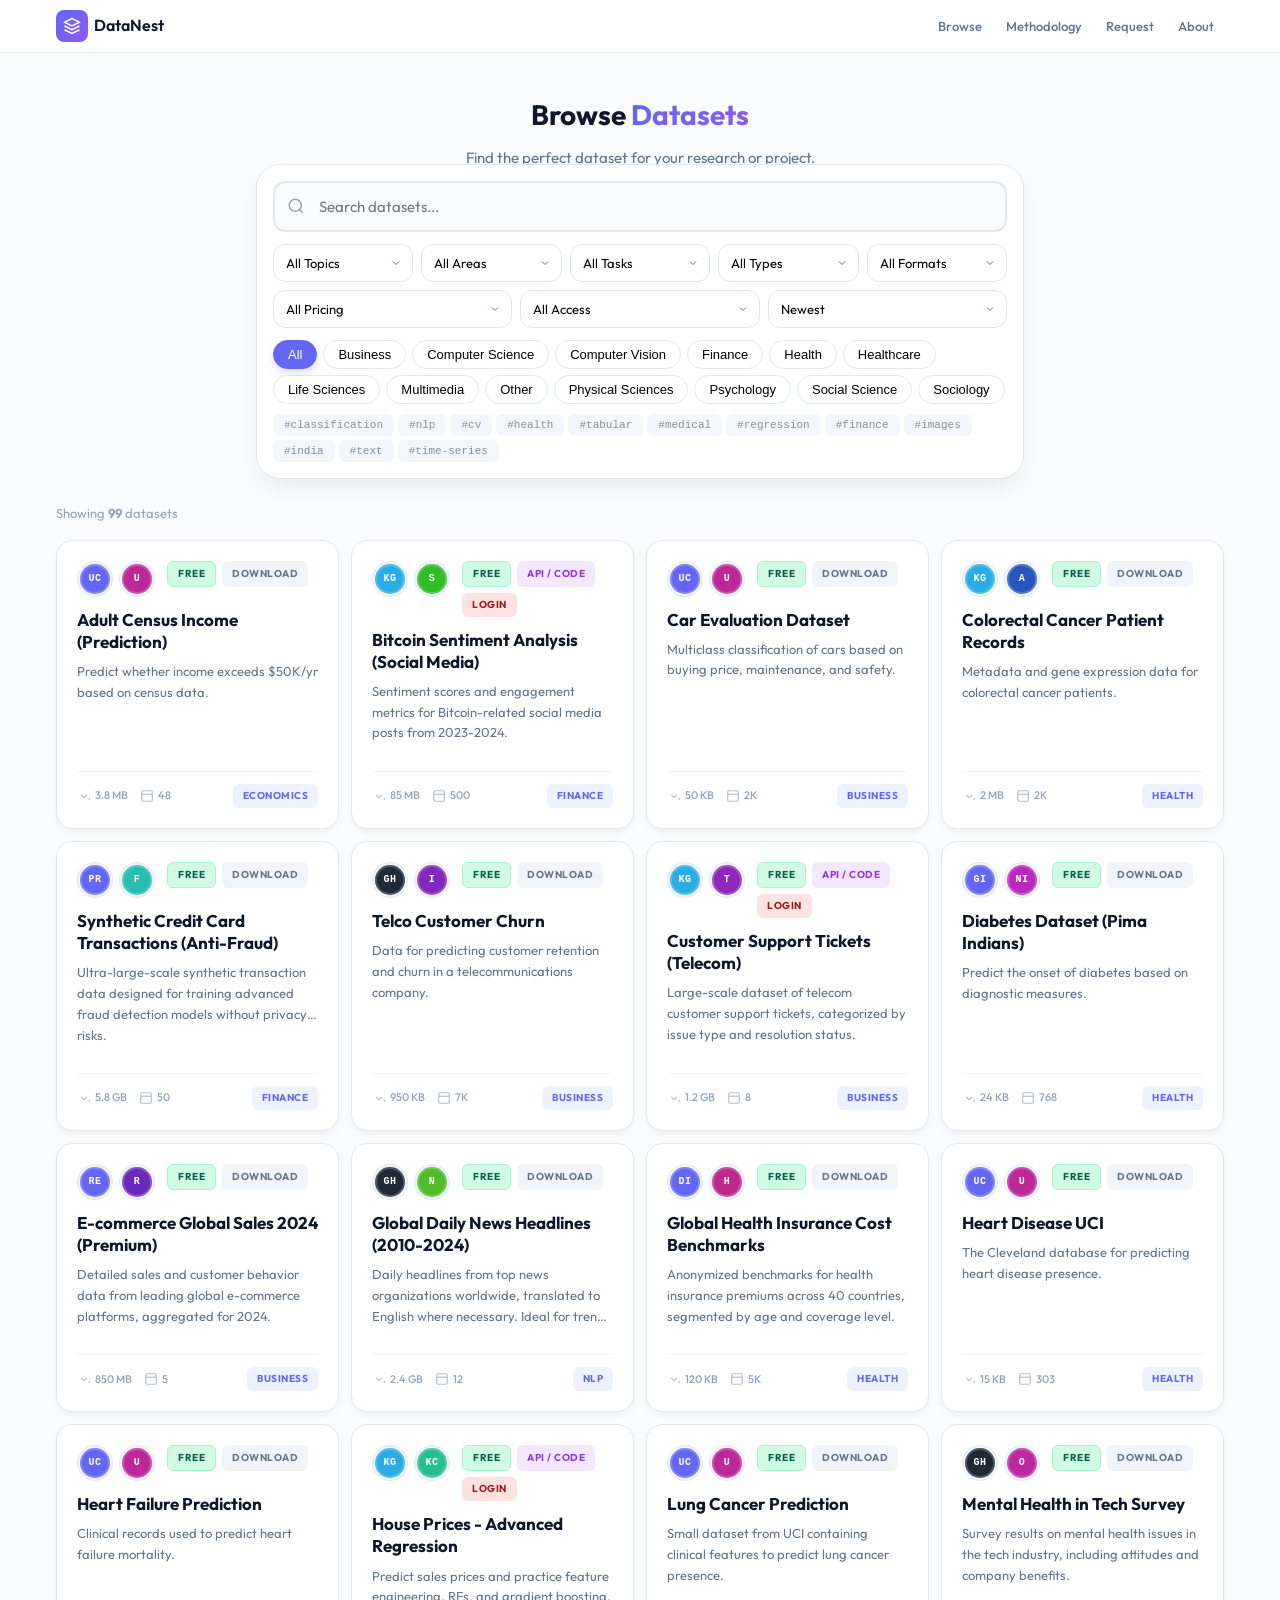
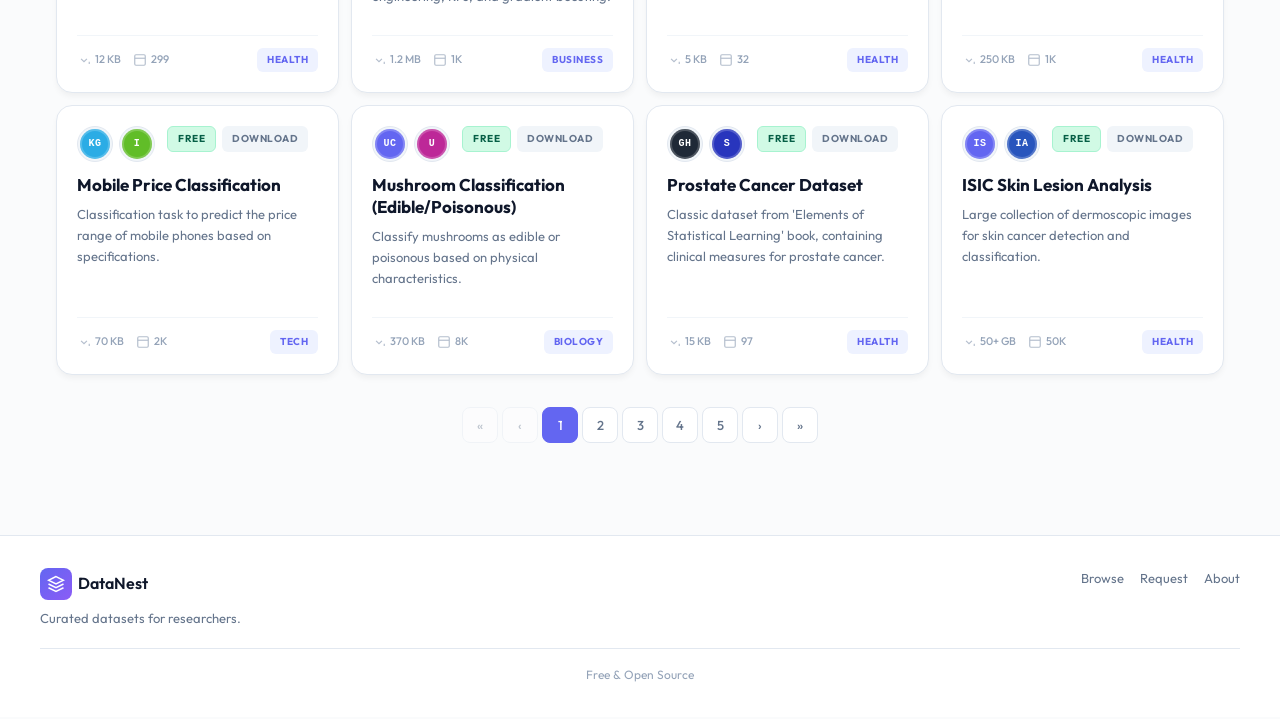
<file: docs/index.html>
<!DOCTYPE html>
<html lang="en">
<head>
  <meta charset="UTF-8">
  <meta name="viewport" content="width=device-width,initial-scale=1">
  <meta name="description" content="DataNest - Open Dataset Directory">
  <title>DataNest — Open Dataset Directory</title>
  <link rel="preconnect" href="https://fonts.googleapis.com">
  <link href="https://fonts.googleapis.com/css2?family=Outfit:wght@400;500;600;700&display=swap" rel="stylesheet">
  <link rel="stylesheet" href="css/style.css">
</head>
<body>
  <header class="header">
    <div class="header-content">
      <a href="index.html" class="logo">
        <div class="logo-icon"><svg width="18" height="18" viewBox="0 0 24 24" fill="none" stroke="currentColor" stroke-width="2"><path d="M12 2L2 7l10 5 10-5-10-5zM2 17l10 5 10-5M2 12l10 5 10-5"/></svg></div>
        <span>DataNest</span>
      </a>
      <nav class="nav">
        <a href="index.html" class="nav-link">Browse</a>
        <a href="documentation/manual-download.html" class="nav-link">Methodology</a>
        <a href="request.html" class="nav-link">Request</a>
        <a href="about.html" class="nav-link">About</a>
      </nav>
    </div>
  </header>

  <main class="main">
    <section class="browse-hero">
      <h1>Browse <span class="gradient-text">Datasets</span></h1>
      <p>Find the perfect dataset for your research or project.</p>
    </section>

    <section class="search-section">
      <div class="search-container">
        <div class="search-box">
          <svg width="18" height="18" class="search-icon" viewBox="0 0 24 24" fill="none" stroke="currentColor" stroke-width="2">
            <circle cx="11" cy="11" r="8"/><path d="M21 21l-4.35-4.35"/>
          </svg>
          <input type="text" id="searchInput" placeholder="Search datasets...">
        </div>
        <div class="filter-row">
          <select id="topicFilter"><option value="">All Topics</option></select>
          <select id="areaFilter"><option value="">All Areas</option></select>
          <select id="taskFilter"><option value="">All Tasks</option></select>
          <select id="typeFilter"><option value="">All Types</option></select>
          <select id="formatFilter">
            <option value="">All Formats</option>
            <option value="CSV">CSV</option>
            <option value="JSON">JSON</option>
            <option value="API">API / Code</option>
            <option value="ZIP">ZIP</option>
          </select>
          <select id="pricingFilter">
            <option value="">All Pricing</option>
            <option value="Free">Free Only</option>
            <option value="Paid">Premium Only</option>
          </select>
          <select id="accessFilter">
            <option value="">All Access</option>
            <option value="download">Direct Download</option>
            <option value="api">API / Code Access</option>
          </select>
          <select id="sortBy">
            <option value="newest">Newest</option>
            <option value="oldest">Oldest</option>
            <option value="az">A-Z</option>
            <option value="za">Z-A</option>
          </select>
        </div>
        <div class="topic-chips" id="topicChips"></div>
        <div class="tag-chips" id="tagChips" style="margin-top: 10px; opacity: 0.8; font-size: 0.9em;"></div>
      </div>
    </section>

    <section class="results-section">
      <div class="results-header">
        <span class="results-count">Showing <strong id="countDisplay">0</strong> datasets</span>
      </div>
      <div class="cards-grid" id="cards"></div>
      <div class="pagination" id="pagination"></div>
      <div class="empty-state" id="emptyState" style="display:none">
        <div class="empty-icon"><svg width="28" height="28" viewBox="0 0 24 24" fill="none" stroke="currentColor" stroke-width="1.5"><circle cx="11" cy="11" r="8"/><path d="M21 21l-4.35-4.35"/></svg></div>
        <h3>No datasets found</h3>
        <p>Try adjusting your search or filters.</p>
      </div>
    </section>
  </main>

  <div class="modal-overlay" id="modalOverlay">
    <div class="modal">
      <button class="modal-close" id="modalClose"><svg width="16" height="16" viewBox="0 0 24 24" fill="none" stroke="currentColor" stroke-width="2"><path d="M18 6L6 18M6 6l12 12"/></svg></button>
      <div class="modal-content" id="modalContent"></div>
    </div>
  </div>

  <footer class="footer">
    <div class="footer-content">
      <div class="footer-brand">
        <div class="logo"><div class="logo-icon"><svg width="18" height="18" viewBox="0 0 24 24" fill="none" stroke="currentColor" stroke-width="2"><path d="M12 2L2 7l10 5 10-5-10-5zM2 17l10 5 10-5M2 12l10 5 10-5"/></svg></div><span>DataNest</span></div>
        <p>Curated datasets for researchers.</p>
      </div>
      <div class="footer-links"><a href="index.html">Browse</a><a href="request.html">Request</a><a href="about.html">About</a></div>
    </div>
    <div class="footer-bottom"><p>Free & Open Source</p></div>
  </footer>
  <script src="js/count.js"></script>
  <script src="js/app.js?v=s2"></script>
</body>
</html>
</file>
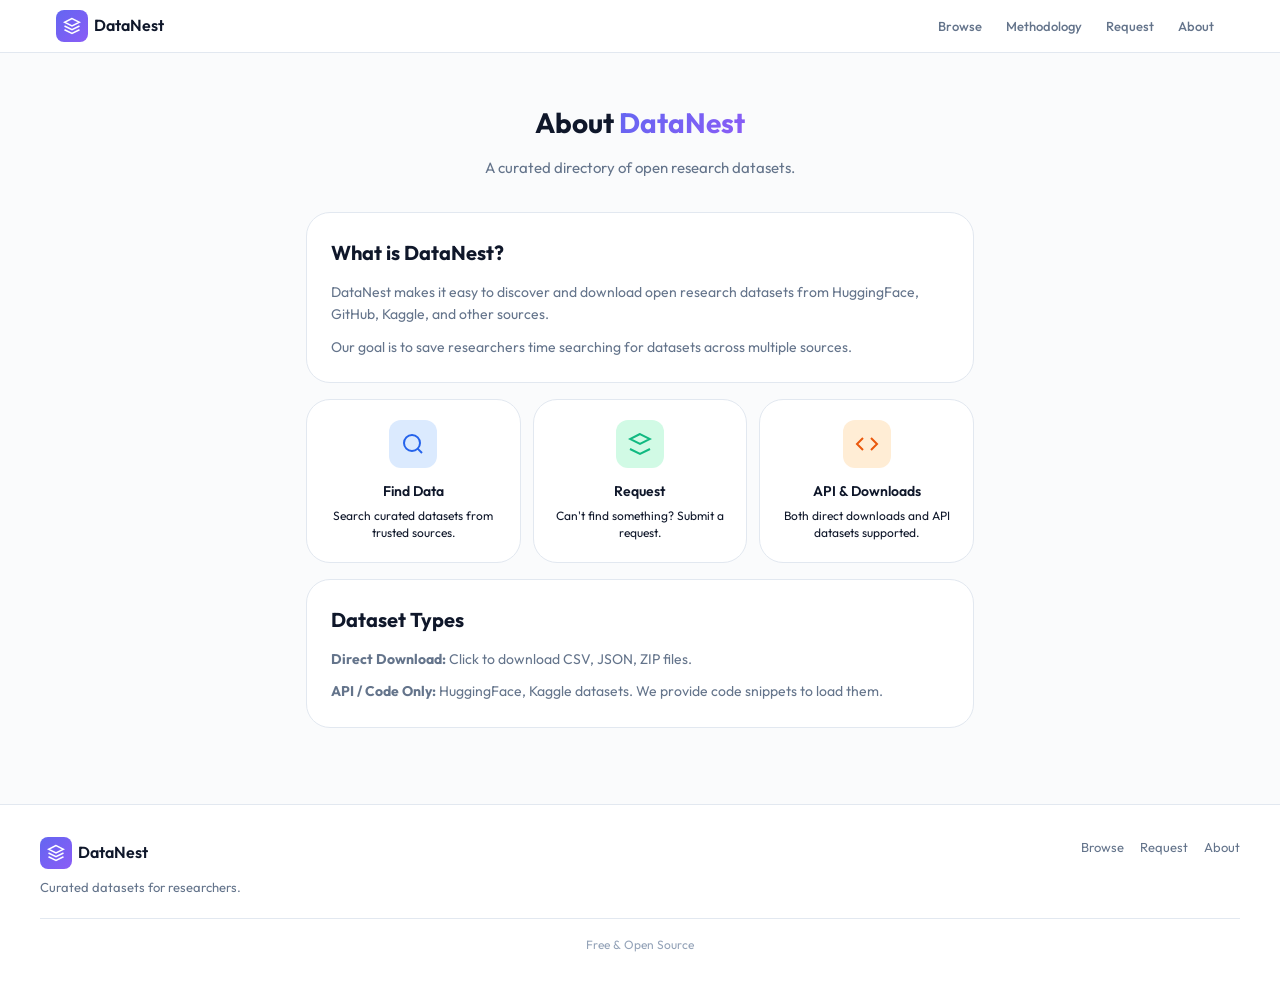
<file: docs/about.html>
<!DOCTYPE html>
<html lang="en">
<head>
  <meta charset="UTF-8">
  <meta name="viewport" content="width=device-width,initial-scale=1">
  <meta name="description" content="About DataNest — Open Dataset Directory">
  <title>About — DataNest</title>
  <link rel="preconnect" href="https://fonts.googleapis.com">
  <link href="https://fonts.googleapis.com/css2?family=Outfit:wght@400;500;600;700&display=swap" rel="stylesheet">
  <link rel="stylesheet" href="css/style.css">
</head>
<body>
  <header class="header">
    <div class="header-content">
      <a href="index.html" class="logo">
        <div class="logo-icon"><svg viewBox="0 0 24 24" fill="none" stroke="currentColor" stroke-width="2"><path d="M12 2L2 7l10 5 10-5-10-5zM2 17l10 5 10-5M2 12l10 5 10-5"/></svg></div>
        <span>DataNest</span>
      </a>
      <nav class="nav">
        <a href="index.html" class="nav-link">Browse</a>
        <a href="documentation/manual-download.html" class="nav-link">Methodology</a>
        <a href="request.html" class="nav-link">Request</a>
        <a href="about.html" class="nav-link active">About</a>
      </nav>
    </div>
  </header>

  <main class="main">
    <section class="page-header">
      <h1>About <span class="gradient-text">DataNest</span></h1>
      <p>A curated directory of open research datasets.</p>
    </section>

    <section class="about-section">
      <div class="about-card">
        <h2>What is DataNest?</h2>
        <p>DataNest makes it easy to discover and download open research datasets from HuggingFace, GitHub, Kaggle, and other sources.</p>
        <p>Our goal is to save researchers time searching for datasets across multiple sources.</p>
      </div>

      <div class="about-grid">
        <div class="about-feature">
          <div class="feature-icon blue"><svg viewBox="0 0 24 24" fill="none" stroke="currentColor" stroke-width="2"><circle cx="11" cy="11" r="8"/><path d="M21 21l-4.35-4.35"/></svg></div>
          <h3>Find Data</h3>
          <p>Search curated datasets from trusted sources.</p>
        </div>
        <div class="about-feature">
          <div class="feature-icon green"><svg viewBox="0 0 24 24" fill="none" stroke="currentColor" stroke-width="2"><path d="M12 2L2 7l10 5 10-5-10-5zM2 17l10 5 10-5"/></svg></div>
          <h3>Request</h3>
          <p>Can't find something? Submit a request.</p>
        </div>
        <div class="about-feature">
          <div class="feature-icon orange"><svg viewBox="0 0 24 24" fill="none" stroke="currentColor" stroke-width="2"><polyline points="16,18 22,12 16,6"/><polyline points="8,6 2,12 8,18"/></svg></div>
          <h3>API & Downloads</h3>
          <p>Both direct downloads and API datasets supported.</p>
        </div>
      </div>

      <div class="about-card">
        <h2>Dataset Types</h2>
        <p><strong>Direct Download:</strong> Click to download CSV, JSON, ZIP files.</p>
        <p><strong>API / Code Only:</strong> HuggingFace, Kaggle datasets. We provide code snippets to load them.</p>
      </div>
    </section>
  </main>

  <footer class="footer">
    <div class="footer-content">
      <div class="footer-brand"><div class="logo"><div class="logo-icon"><svg viewBox="0 0 24 24" fill="none" stroke="currentColor" stroke-width="2"><path d="M12 2L2 7l10 5 10-5-10-5zM2 17l10 5 10-5M2 12l10 5 10-5"/></svg></div><span>DataNest</span></div><p>Curated datasets for researchers.</p></div>
      <div class="footer-links"><a href="index.html">Browse</a><a href="request.html">Request</a><a href="about.html">About</a></div>
    </div>
    <div class="footer-bottom"><p>Free & Open Source</p></div>
  </footer>
</body>
</html>
</file>
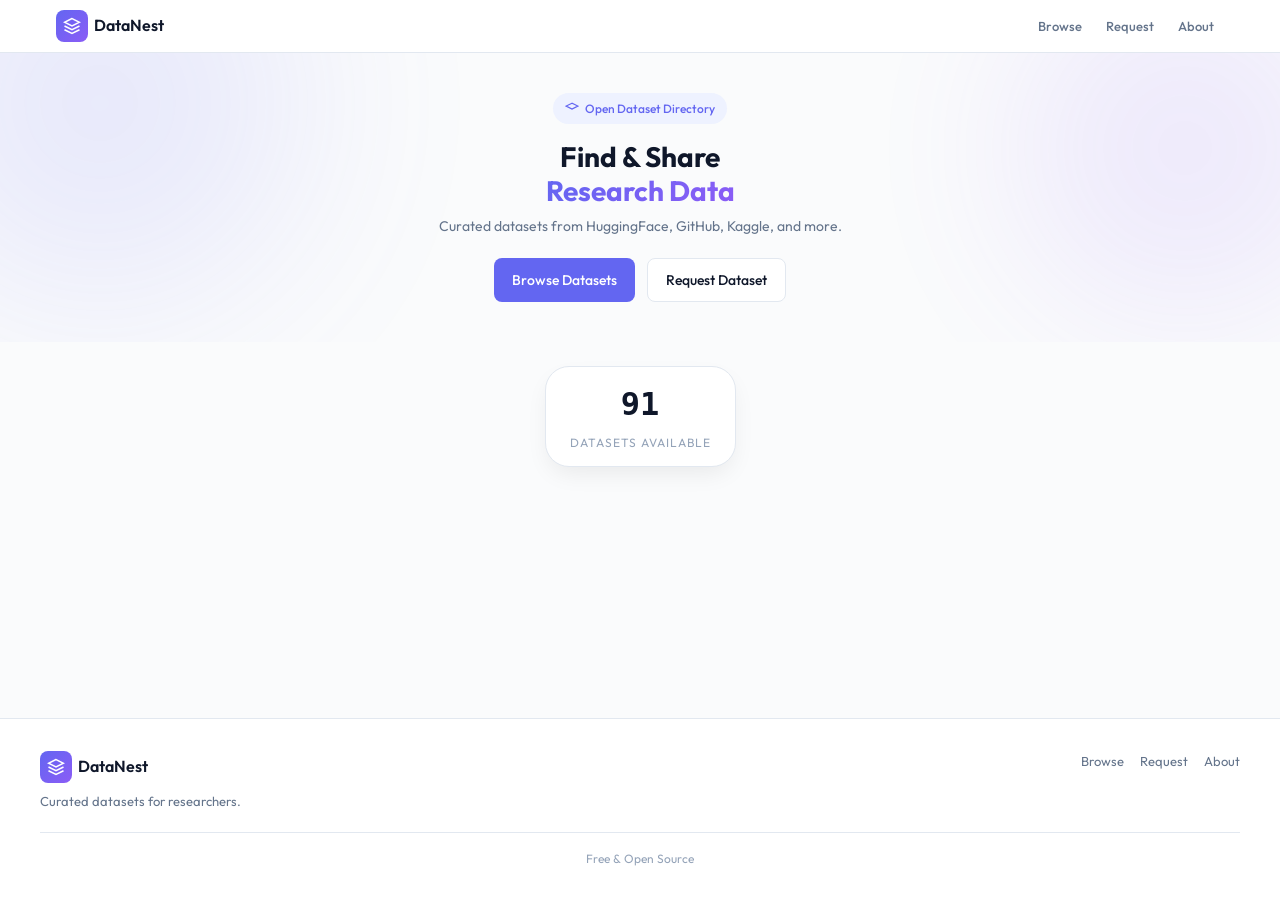
<file: docs/home.html>
<!DOCTYPE html>
<html lang="en">
<head>
  <meta charset="UTF-8">
  <meta name="viewport" content="width=device-width,initial-scale=1">
  <meta name="description" content="DataNest - Open Dataset Directory">
  <title>DataNest — Open Dataset Directory</title>
  <link rel="preconnect" href="https://fonts.googleapis.com">
  <link href="https://fonts.googleapis.com/css2?family=Outfit:wght@400;500;600;700&display=swap" rel="stylesheet">
  <link rel="stylesheet" href="css/style.css">
</head>
<body>
  <header class="header">
    <div class="header-content">
      <a href="index.html" class="logo">
        <div class="logo-icon"><svg viewBox="0 0 24 24" fill="none" stroke="currentColor" stroke-width="2"><path d="M12 2L2 7l10 5 10-5-10-5zM2 17l10 5 10-5M2 12l10 5 10-5"/></svg></div>
        <span>DataNest</span>
      </a>
      <nav class="nav">
        <a href="index.html" class="nav-link">Browse</a>
        <a href="request.html" class="nav-link">Request</a>
        <a href="about.html" class="nav-link">About</a>
      </nav>
    </div>
  </header>

  <main class="main">
    <section class="hero">
      <div class="hero-content">
        <div class="hero-badge"><svg viewBox="0 0 24 24" fill="none" stroke="currentColor" stroke-width="2" width="14" height="14"><path d="M12 2L2 7l10 5 10-5-10-5z"/></svg>Open Dataset Directory</div>
        <h1>Find & Share<br><span class="gradient-text">Research Data</span></h1>
        <p>Curated datasets from HuggingFace, GitHub, Kaggle, and more.</p>
        <div class="hero-actions">
          <a href="index.html" class="btn btn-primary btn-lg">Browse Datasets</a>
          <a href="request.html" class="btn btn-secondary btn-lg">Request Dataset</a>
        </div>
      </div>
    </section>
    <section class="stats-section">
      <div class="stats-card"><span class="stats-num" id="statsCount">0</span><span class="stats-label">Datasets Available</span></div>
    </section>
  </main>

  <footer class="footer">
    <div class="footer-content">
      <div class="footer-brand">
        <div class="logo"><div class="logo-icon"><svg viewBox="0 0 24 24" fill="none" stroke="currentColor" stroke-width="2"><path d="M12 2L2 7l10 5 10-5-10-5zM2 17l10 5 10-5M2 12l10 5 10-5"/></svg></div><span>DataNest</span></div>
        <p>Curated datasets for researchers.</p>
      </div>
      <div class="footer-links"><a href="index.html">Browse</a><a href="request.html">Request</a><a href="about.html">About</a></div>
    </div>
    <div class="footer-bottom"><p>Free & Open Source</p></div>
  </footer>
  <script src="js/count.js"></script>
</body>
</html>
</file>
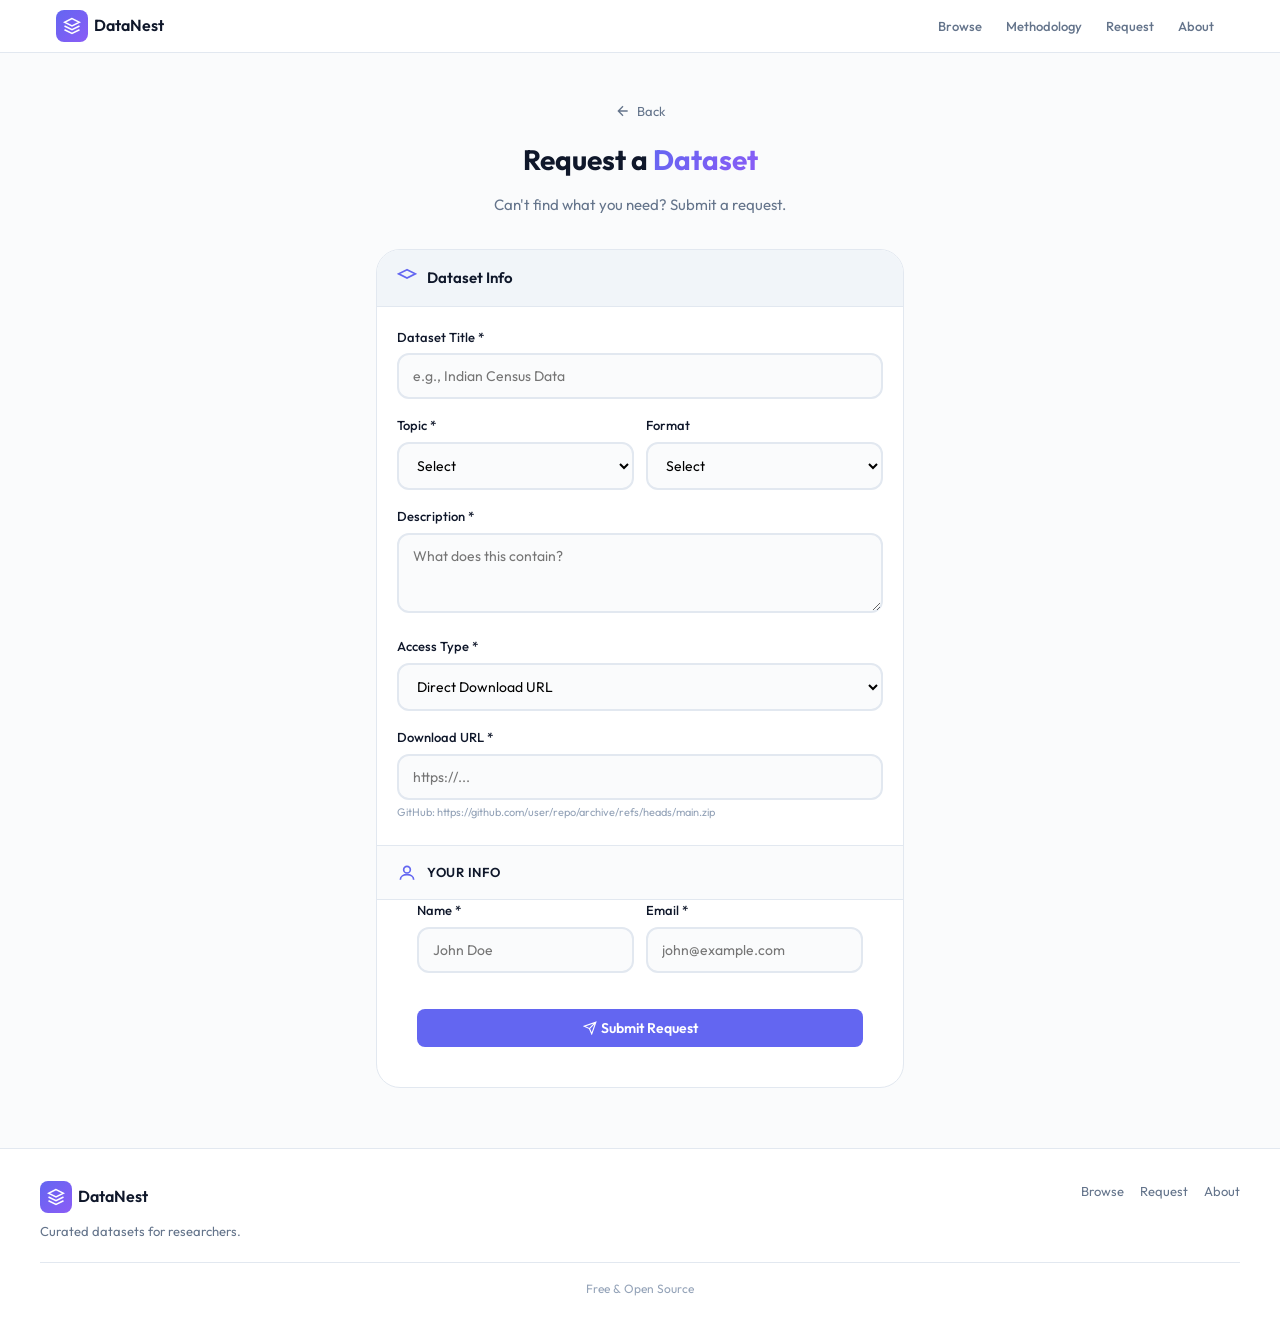
<file: docs/request.html>
<!DOCTYPE html>
<html lang="en">
<head>
  <meta charset="UTF-8">
  <meta name="viewport" content="width=device-width,initial-scale=1">
  <meta name="description" content="Request a dataset to be added to DataNest.">
  <title>Request Dataset — DataNest</title>
  <link rel="preconnect" href="https://fonts.googleapis.com">
  <link href="https://fonts.googleapis.com/css2?family=Outfit:wght@400;500;600;700&display=swap" rel="stylesheet">
  <link rel="stylesheet" href="css/style.css">
</head>
<body>
  <header class="header">
    <div class="header-content">
      <a href="index.html" class="logo">
        <div class="logo-icon"><svg viewBox="0 0 24 24" fill="none" stroke="currentColor" stroke-width="2"><path d="M12 2L2 7l10 5 10-5-10-5zM2 17l10 5 10-5M2 12l10 5 10-5"/></svg></div>
        <span>DataNest</span>
      </a>
      <nav class="nav">
        <a href="index.html" class="nav-link">Browse</a>
        <a href="documentation/manual-download.html" class="nav-link">Methodology</a>
        <a href="request.html" class="nav-link active">Request</a>
        <a href="about.html" class="nav-link">About</a>
      </nav>
    </div>
  </header>

  <main class="main">
    <section class="page-header">
      <a href="index.html" class="back-link"><svg viewBox="0 0 24 24" fill="none" stroke="currentColor" stroke-width="2"><path d="M19 12H5M12 19l-7-7 7-7"/></svg>Back</a>
      <h1>Request a <span class="gradient-text">Dataset</span></h1>
      <p>Can't find what you need? Submit a request.</p>
    </section>

    <section class="request-section">
      <div class="request-card">
        <div class="request-card-header">
          <h2><svg width="20" height="20" viewBox="0 0 24 24" fill="none" stroke="currentColor" stroke-width="2"><path d="M12 2L2 7l10 5 10-5-10-5z"/></svg>Dataset Info</h2>
        </div>
        <div class="request-card-body">
          <form id="f">
            <div class="form-group"><label>Dataset Title *</label><input type="text" id="t" required placeholder="e.g., Indian Census Data"></div>
            <div class="form-row">
              <div class="form-group"><label>Topic *</label><select id="tp" required><option value="">Select</option><option>Healthcare</option><option>Climate</option><option>Finance</option><option>NLP</option><option>Computer Vision</option><option>Other</option></select></div>
              <div class="form-group"><label>Format</label><select id="frm"><option value="">Select</option><option>CSV</option><option>JSON</option><option>API</option><option>Other</option></select></div>
            </div>
            <div class="form-group"><label>Description *</label><textarea id="d" required placeholder="What does this contain?"></textarea></div>
            <div class="form-group"><label>Access Type *</label><select id="acc" required onchange="toggleAccess()"><option value="download">Direct Download URL</option><option value="api">API / Code Only</option></select></div>
            <div class="form-group" id="urlG"><label>Download URL *</label><input type="url" id="u" placeholder="https://..."><span class="form-hint">GitHub: https://github.com/user/repo/archive/refs/heads/main.zip</span></div>
            <div class="form-group" id="codeG" style="display:none"><label>Usage Code *</label><textarea id="c" placeholder="pip install datasets&#10;from datasets import load_dataset&#10;dataset = load_dataset('name')"></textarea></div>
            <div class="request-card-header" style="background:var(--bg);margin:24px -20px -20px;padding:16px 20px;border-top:1px solid var(--border)"><h2 style="font-size:13px;text-transform:uppercase;letter-spacing:.5px"><svg width="16" height="16" viewBox="0 0 24 24" fill="none" stroke="currentColor" stroke-width="2"><circle cx="12" cy="8" r="4"/><path d="M4 20c0-4 4-6 8-6s8 2 8 6"/></svg>Your Info</h2></div>
            <div style="padding:20px">
              <div class="form-row">
                <div class="form-group"><label>Name *</label><input type="text" id="n" required placeholder="John Doe"></div>
                <div class="form-group"><label>Email *</label><input type="email" id="e" required placeholder="john@example.com"></div>
              </div>
              <button type="submit" class="btn btn-primary submit-btn" id="sb"><svg width="18" height="18" viewBox="0 0 24 24" fill="none" stroke="currentColor" stroke-width="2"><path d="M22 2L11 13M22 2l-7 20-4-9-9-4 20-7z"/></svg>Submit Request</button>
            </div>
          </form>
          <div class="success-card" id="sc">
            <div class="success-icon"><svg viewBox="0 0 24 24" fill="none" stroke="currentColor" stroke-width="2"><circle cx="12" cy="12" r="10"/><path d="M9 12l2 2 4-4"/></svg></div>
            <h2>Request Submitted!</h2>
            <p>We'll review and add the dataset if it meets our criteria.</p>
            <a href="index.html" class="btn btn-primary">Browse Datasets</a>
          </div>
        </div>
      </div>
    </section>
  </main>

  <footer class="footer">
    <div class="footer-content">
      <div class="footer-brand"><div class="logo"><div class="logo-icon"><svg viewBox="0 0 24 24" fill="none" stroke="currentColor" stroke-width="2"><path d="M12 2L2 7l10 5 10-5-10-5zM2 17l10 5 10-5M2 12l10 5 10-5"/></svg></div><span>DataNest</span></div><p>Curated datasets for researchers.</p></div>
      <div class="footer-links"><a href="index.html">Browse</a><a href="request.html">Request</a><a href="about.html">About</a></div>
    </div>
    <div class="footer-bottom"><p>Free & Open Source</p></div>
  </footer>

  <script>
    function toggleAccess() {
      const type = document.getElementById('acc').value;
      document.getElementById('urlG').style.display = type === 'download' ? 'block' : 'none';
      document.getElementById('codeG').style.display = type === 'api' ? 'block' : 'none';
    }
    document.getElementById('f').addEventListener('submit', e => {
      e.preventDefault();
      const btn = document.getElementById('sb');
      btn.disabled = true;
      btn.innerHTML = 'Sending...';
      const title = document.getElementById('t').value;
      const type = document.getElementById('acc').value;
      const sub = encodeURIComponent('DataNest Request: ' + title);
      const body = encodeURIComponent('Title: ' + title + '\nTopic: ' + document.getElementById('tp').value + '\nFormat: ' + document.getElementById('frm').value + '\nType: ' + (type === 'download' ? 'Download' : 'API/Code') + '\n\n' + (type === 'download' ? 'URL: ' + document.getElementById('u').value : 'Code:\n' + document.getElementById('c').value) + '\n\nFrom: ' + document.getElementById('n').value + '\nEmail: ' + document.getElementById('e').value);
      window.location.href = 'mailto:datanest@example.com?subject=' + sub + '&body=' + body;
      document.getElementById('f').classList.add('hidden');
      document.getElementById('sc').classList.add('show');
    });
  </script>
</body>
</html>
</file>
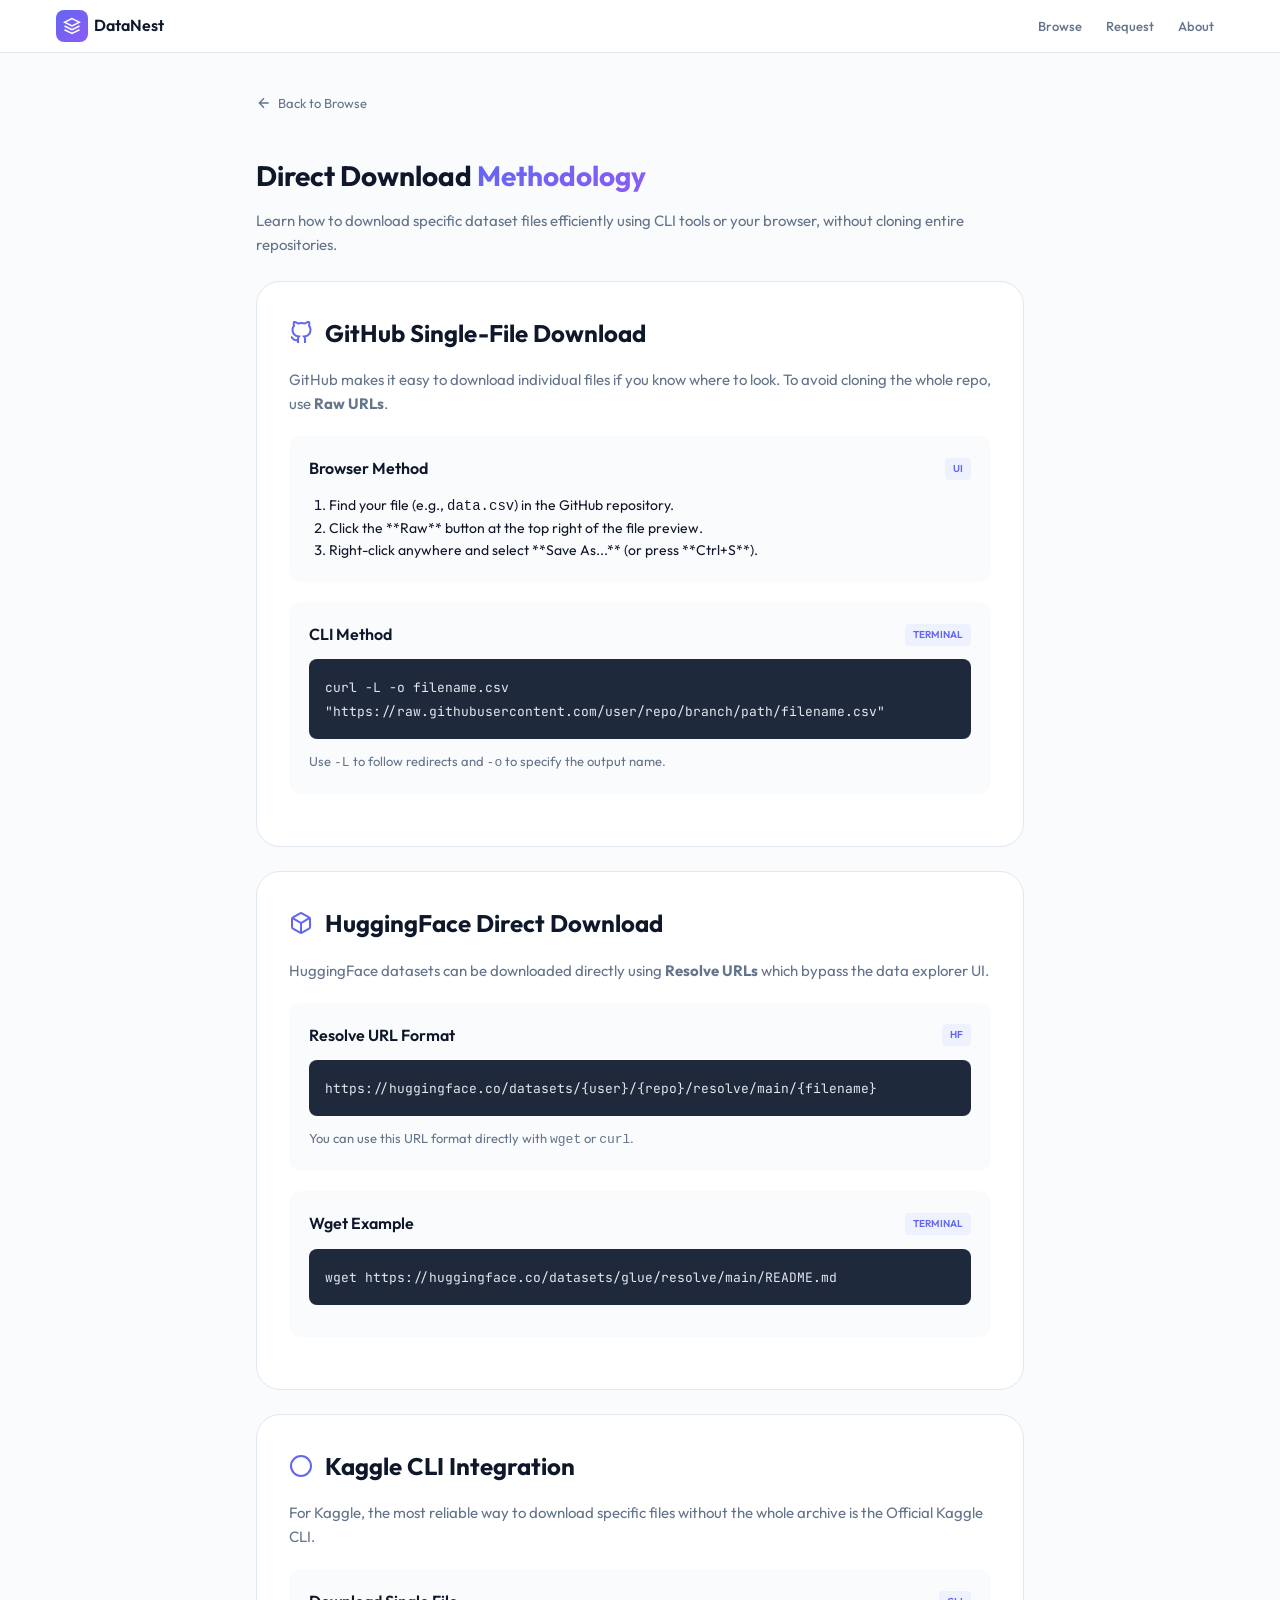
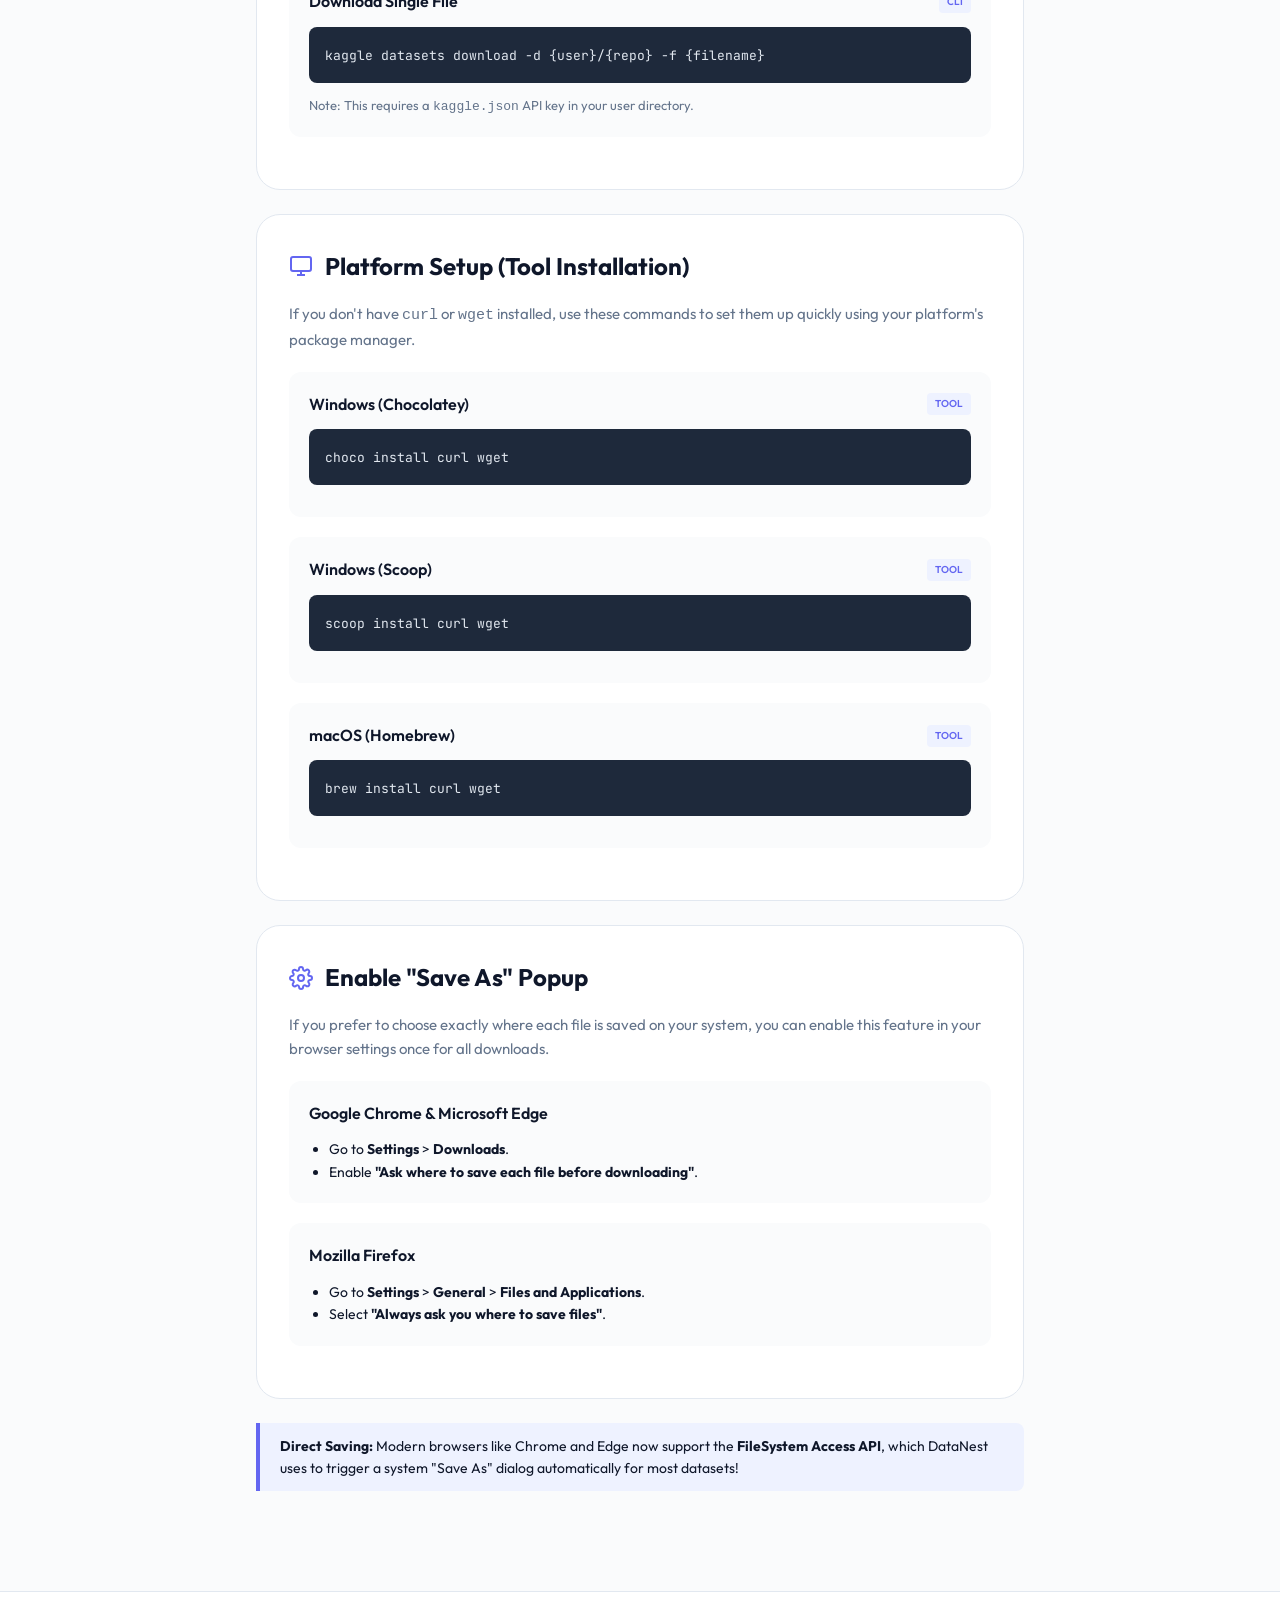
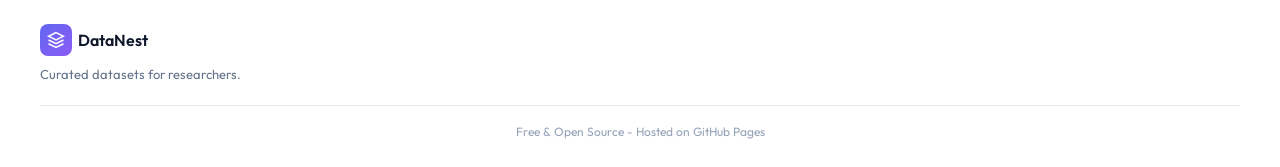
<file: docs/documentation/manual-download.html>
<!DOCTYPE html>
<html lang="en">
<head>
  <meta charset="UTF-8">
  <meta name="viewport" content="width=device-width,initial-scale=1">
  <title>Download Methodology — DataNest</title>
  <link rel="preconnect" href="https://fonts.googleapis.com">
  <link href="https://fonts.googleapis.com/css2?family=Outfit:wght@400;500;600;700&family=JetBrains+Mono&display=swap" rel="stylesheet">
  <link rel="stylesheet" href="../css/style.css">
  <style>
    .guide-content{max-width:800px;margin:0 auto;padding:40px 16px 100px}
    .guide-card{background:var(--surface);border-radius:var(--radius-xl);border:1px solid var(--border);padding:32px;margin-bottom:24px}
    .guide-card h2{font-size:24px;margin-bottom:16px;display:flex;align-items:center;gap:12px}
    .guide-card h2 svg{color:var(--primary)}
    .guide-card p{margin-bottom:20px;color:var(--text-secondary)}
    .method-box{background:var(--bg);border-radius:var(--radius);padding:20px;margin-bottom:20px}
    .method-title{font-size:16px;font-weight:600;margin-bottom:12px;display:flex;justify-content:space-between;align-items:center}
    .platform-tag{font-size:10px;padding:3px 8px;border-radius:4px;background:var(--primary-bg);color:var(--primary);text-transform:uppercase}
    .code-snippet{position:relative;background:#1e293b;border-radius:8px;padding:16px;margin:12px 0;overflow-x:auto}
    .code-snippet code{font-family:var(--font-mono);font-size:13px;color:#e2e8f0}
    .note-box{border-left:4px solid var(--primary);padding:12px 20px;background:var(--primary-bg);font-size:14px;border-radius:0 8px 8px 0}
  </style>
</head>
<body>
  <header class="header">
    <div class="header-content">
      <a href="../index.html" class="logo">
        <div class="logo-icon"><svg width="18" height="18" viewBox="0 0 24 24" fill="none" stroke="currentColor" stroke-width="2"><path d="M12 2L2 7l10 5 10-5-10-5zM2 17l10 5 10-5M2 12l10 5 10-5"/></svg></div>
        <span>DataNest</span>
      </a>
      <nav class="nav">
        <a href="../index.html" class="nav-link">Browse</a>
        <a href="../request.html" class="nav-link">Request</a>
        <a href="../about.html" class="nav-link">About</a>
      </nav>
    </div>
  </header>

  <main class="main">
    <div class="guide-content">
      <a href="../index.html" class="back-link">
        <svg viewBox="0 0 24 24" fill="none" stroke="currentColor" stroke-width="2"><path d="M19 12H5M12 19l-7-7 7-7"/></svg>Back to Browse
      </a>
      
      <section class="page-header" style="text-align:left;padding:24px 0">
        <h1>Direct Download <span class="gradient-text">Methodology</span></h1>
        <p>Learn how to download specific dataset files efficiently using CLI tools or your browser, without cloning entire repositories.</p>
      </section>

      <div class="guide-card">
        <h2><svg width="24" height="24" viewBox="0 0 24 24" fill="none" stroke="currentColor" stroke-width="2"><path d="M9 19c-5 1.5-5-2.5-7-3m14 6v-3.87a3.37 3.37 0 0 0-.94-2.61c3.14-.35 6.44-1.54 6.44-7A5.44 5.44 0 0 0 20 4.77 5.07 5.07 0 0 0 19.91 1S18.73.65 16 2.48a13.38 13.38 0 0 0-7 0C6.27.65 5.09 1 5.09 1A5.07 5.07 0 0 0 5 4.77a5.44 5.44 0 0 0-1.5 3.78c0 5.42 3.3 6.61 6.44 7A3.37 3.37 0 0 0 9 18.13V22"/></svg>GitHub Single-File Download</h2>
        <p>GitHub makes it easy to download individual files if you know where to look. To avoid cloning the whole repo, use <b>Raw URLs</b>.</p>
        
        <div class="method-box">
          <div class="method-title">Browser Method <span class="platform-tag">UI</span></div>
          <ol style="padding-left:20px;font-size:14px">
            <li>Find your file (e.g., <code>data.csv</code>) in the GitHub repository.</li>
            <li>Click the **Raw** button at the top right of the file preview.</li>
            <li>Right-click anywhere and select **Save As...** (or press **Ctrl+S**).</li>
          </ol>
        </div>

        <div class="method-box">
          <div class="method-title">CLI Method <span class="platform-tag">Terminal</span></div>
          <div class="code-snippet"><code>curl -L -o filename.csv "https://raw.githubusercontent.com/user/repo/branch/path/filename.csv"</code></div>
          <p style="font-size:13px;margin:0">Use <code>-L</code> to follow redirects and <code>-o</code> to specify the output name.</p>
        </div>
      </div>

      <div class="guide-card">
        <h2><svg width="24" height="24" viewBox="0 0 24 24" fill="none" stroke="currentColor" stroke-width="2"><path d="M21 16V8a2 2 0 0 0-1-1.73l-7-4a2 2 0 0 0-2 0l-7 4A2 2 0 0 0 3 8v8a2 2 0 0 0 1 1.73l7 4a2 2 0 0 0 2 0l7-4A2 2 0 0 0 21 16z"/><polyline points="3.27 6.96 12 12.01 20.73 6.96"/><line x1="12" y1="22.08" x2="12" y2="12"/></svg>HuggingFace Direct Download</h2>
        <p>HuggingFace datasets can be downloaded directly using <b>Resolve URLs</b> which bypass the data explorer UI.</p>
        
        <div class="method-box">
          <div class="method-title">Resolve URL Format <span class="platform-tag">HF</span></div>
          <div class="code-snippet"><code>https://huggingface.co/datasets/{user}/{repo}/resolve/main/{filename}</code></div>
          <p style="font-size:13px;margin:0">You can use this URL format directly with <code>wget</code> or <code>curl</code>.</p>
        </div>

        <div class="method-box">
          <div class="method-title">Wget Example <span class="platform-tag">Terminal</span></div>
          <div class="code-snippet"><code>wget https://huggingface.co/datasets/glue/resolve/main/README.md</code></div>
        </div>
      </div>

      <div class="guide-card">
        <h2><svg width="24" height="24" viewBox="0 0 24 24" fill="none" stroke="currentColor" stroke-width="2"><circle cx="12" cy="12" r="10"/></svg>Kaggle CLI Integration</h2>
        <p>For Kaggle, the most reliable way to download specific files without the whole archive is the Official Kaggle CLI.</p>
        
        <div class="method-box">
          <div class="method-title">Download Single File <span class="platform-tag">CLI</span></div>
          <div class="code-snippet"><code>kaggle datasets download -d {user}/{repo} -f {filename}</code></div>
          <p style="font-size:13px;margin:0">Note: This requires a <code>kaggle.json</code> API key in your user directory.</p>
        </div>
      </div>

      <div class="guide-card">
        <h2><svg width="24" height="24" viewBox="0 0 24 24" fill="none" stroke="currentColor" stroke-width="2"><rect x="2" y="3" width="20" height="14" rx="2" ry="2"/><line x1="8" y1="21" x2="16" y2="21"/><line x1="12" y1="17" x2="12" y2="21"/></svg>Platform Setup (Tool Installation)</h2>
        <p>If you don't have <code>curl</code> or <code>wget</code> installed, use these commands to set them up quickly using your platform's package manager.</p>
        
        <div class="method-box">
          <div class="method-title">Windows (Chocolatey) <span class="platform-tag">Tool</span></div>
          <div class="code-snippet"><code>choco install curl wget</code></div>
        </div>

        <div class="method-box">
          <div class="method-title">Windows (Scoop) <span class="platform-tag">Tool</span></div>
          <div class="code-snippet"><code>scoop install curl wget</code></div>
        </div>

        <div class="method-box">
          <div class="method-title">macOS (Homebrew) <span class="platform-tag">Tool</span></div>
          <div class="code-snippet"><code>brew install curl wget</code></div>
        </div>
      </div>

      <div class="guide-card">
        <h2><svg width="24" height="24" viewBox="0 0 24 24" fill="none" stroke="currentColor" stroke-width="2"><circle cx="12" cy="12" r="3"/><path d="M19.4 15a1.65 1.65 0 0 0 .33 1.82l.06.06a2 2 0 0 1 0 2.83 2 2 0 0 1-2.83 0l-.06-.06a1.65 1.65 0 0 0-1.82-.33 1.65 1.65 0 0 0-1 1.51V21a2 2 0 0 1-2 2 2 2 0 0 1-2-2v-.09A1.65 1.65 0 0 0 9 19.4a1.65 1.65 0 0 0-1.82.33l-.06.06a2 2 0 0 1-2.83 0 2 2 0 0 1 0-2.83l.06-.06a1.65 1.65 0 0 0 .33-1.82 1.65 1.65 0 0 0-1.51-1H3a2 2 0 0 1-2-2 2 2 0 0 1 2-2h.09A1.65 1.65 0 0 0 4.6 9a1.65 1.65 0 0 0-.33-1.82l-.06-.06a2 2 0 0 1 0-2.83 2 2 0 0 1 2.83 0l.06.06a1.65 1.65 0 0 0 1.82.33H9a1.65 1.65 0 0 0 1-1.51V3a2 2 0 0 1 2-2 2 2 0 0 1 2 2v.09a1.65 1.65 0 0 0 1 1.51 1.65 1.65 0 0 0 1.82-.33l.06-.06a2 2 0 0 1 2.83 0 2 2 0 0 1 0 2.83l-.06.06a1.65 1.65 0 0 0-.33 1.82V9a1.65 1.65 0 0 0 1.51 1H21a2 2 0 0 1 2 2 2 2 0 0 1-2 2h-.09a1.65 1.65 0 0 0-1.51 1z"/></svg>Enable "Save As" Popup</h2>
        <p>If you prefer to choose exactly where each file is saved on your system, you can enable this feature in your browser settings once for all downloads.</p>
        
        <div class="method-box">
          <div class="method-title">Google Chrome & Microsoft Edge</div>
          <ul style="padding-left:20px;font-size:14px">
            <li>Go to <b>Settings</b> > <b>Downloads</b>.</li>
            <li>Enable <b>"Ask where to save each file before downloading"</b>.</li>
          </ul>
        </div>

        <div class="method-box">
          <div class="method-title">Mozilla Firefox</div>
          <ul style="padding-left:20px;font-size:14px">
            <li>Go to <b>Settings</b> > <b>General</b> > <b>Files and Applications</b>.</li>
            <li>Select <b>"Always ask you where to save files"</b>.</li>
          </ul>
        </div>
      </div>

      <div class="note-box">
        <b>Direct Saving:</b> Modern browsers like Chrome and Edge now support the <b>FileSystem Access API</b>, which DataNest uses to trigger a system "Save As" dialog automatically for most datasets!
      </div>
    </div>
  </main>

  <footer class="footer">
    <div class="footer-content">
      <div class="footer-brand">
        <div class="logo"><div class="logo-icon"><svg width="18" height="18" viewBox="0 0 24 24" fill="none" stroke="currentColor" stroke-width="2"><path d="M12 2L2 7l10 5 10-5-10-5zM2 17l10 5 10-5M2 12l10 5 10-5"/></svg></div><span>DataNest</span></div>
        <p>Curated datasets for researchers.</p>
      </div>
    </div>
    <div class="footer-bottom"><p>Free & Open Source - Hosted on GitHub Pages</p></div>
  </footer>
</body>
</html>
</file>
<file: docs/css/style.css>
/* DataNest - Optimized Lightweight CSS */

:root{--bg:#fafbfc;--surface:#fff;--text:#0f172a;--text-secondary:#64748b;--text-muted:#94a3b8;--border:#e2e8f0;--border-light:#f1f5f9;--primary:#6366f1;--primary-dark:#4f46e5;--primary-bg:#eef2ff;--success:#10b981;--success-bg:#d1fae5;--gradient-1:#6366f1;--gradient-2:#8b5cf6;--font:'Outfit',system-ui,sans-serif;--font-mono:'JetBrains Mono',monospace;--radius:12px;--radius-lg:16px;--radius-xl:24px;--radius-full:9999px;--shadow:0 4px 6px -1px rgba(0,0,0,.05);--shadow-md:0 10px 25px -5px rgba(0,0,0,.08)}

*{box-sizing:border-box;margin:0;padding:0}
body{font-family:var(--font);font-size:15px;line-height:1.6;color:var(--text);background:var(--bg);min-height:100vh;display:flex;flex-direction:column;-webkit-font-smoothing:antialiased}
a{color:var(--primary);text-decoration:none}

/* Header */
.header{position:sticky;top:0;z-index:100;background:rgba(255,255,255,.9);backdrop-filter:blur(20px);border-bottom:1px solid var(--border)}
.header-content{max-width:1200px;margin:0 auto;padding:0 16px;height:52px;display:flex;align-items:center;justify-content:space-between}
.logo{display:flex;align-items:center;gap:6px;color:var(--text);font-size:16px;font-weight:600}
.logo-icon{width:32px;height:32px;background:linear-gradient(135deg,var(--gradient-1),var(--gradient-2));border-radius:8px;display:flex;align-items:center;justify-content:center}
.logo-icon svg{width:18px;height:18px;color:#fff}
.nav{display:flex;gap:4px}
.nav-link{padding:6px 10px;color:var(--text-secondary);font-size:13px;font-weight:500;border-radius:var(--radius);transition:all .2s}
.nav-link:hover{color:var(--text);background:var(--border-light)}

.main{flex:1}

/* Hero */
.hero{position:relative;padding:40px 16px;text-align:center;overflow:hidden}
.hero::before{content:'';position:absolute;top:-150px;left:-100px;width:400px;height:400px;background:var(--gradient-1);border-radius:50%;filter:blur(100px);opacity:.12}
.hero::after{content:'';position:absolute;top:-80px;right:-80px;width:350px;height:350px;background:var(--gradient-2);border-radius:50%;filter:blur(80px);opacity:.1}
.hero-content{position:relative;max-width:600px;margin:0 auto}
.hero-badge{display:inline-flex;align-items:center;gap:6px;padding:6px 12px;background:var(--primary-bg);color:var(--primary);font-size:12px;font-weight:500;border-radius:var(--radius-full);margin-bottom:16px}
.hero-badge svg{width:14px;height:14px}
.hero h1{font-size:28px;font-weight:700;line-height:1.2;margin-bottom:8px}
.gradient-text{background:linear-gradient(135deg,var(--gradient-1),var(--gradient-2));-webkit-background-clip:text;background-clip:text;-webkit-text-fill-color:transparent}
.hero p{font-size:14px;color:var(--text-secondary);margin-bottom:20px}
.hero-actions{display:flex;gap:12px;justify-content:center;flex-wrap:wrap}

/* Buttons */
.btn{display:inline-flex;align-items:center;justify-content:center;gap:4px;padding:6px 12px;font-size:12px;font-weight:500;font-family:var(--font);border-radius:8px;cursor:pointer;transition:all .2s;border:none;white-space:nowrap}
.btn svg{width:14px;height:14px;flex-shrink:0}
.btn-primary{background:var(--primary);color:#fff}
.btn-primary:hover{background:var(--primary-dark);color:#fff}
.btn-secondary{background:var(--surface);color:var(--text);border:1px solid var(--border)}
.btn-secondary:hover{background:var(--border-light);color:var(--text)}
.btn-lg{padding:10px 18px;font-size:14px}
.btn-lg svg{width:16px;height:16px}

/* Stats */
.stats-section{text-align:center;padding:24px 16px 60px}
.stats-card{display:inline-block;padding:12px 24px;background:var(--surface);border-radius:var(--radius-xl);box-shadow:var(--shadow-md);border:1px solid var(--border)}
.stats-num{display:block;font-size:32px;font-weight:700;font-family:var(--font-mono)}
.stats-label{font-size:12px;color:var(--text-muted);text-transform:uppercase;letter-spacing:1px}

/* Browse */
.browse-hero{padding:40px 16px 24px;text-align:center}
.browse-hero h1{font-size:28px;font-weight:700;margin-bottom:8px}
.browse-hero p{font-size:15px;color:var(--text-secondary)}

.search-section{max-width:800px;margin:-30px auto 0;padding:0 16px;position:relative;z-index:10}
.search-container{background:var(--surface);border-radius:var(--radius-xl);padding:16px;box-shadow:var(--shadow-md);border:1px solid var(--border)}
.search-box{position:relative;margin-bottom:12px}
.search-icon{position:absolute;left:14px;top:50%;transform:translateY(-50%);width:18px;height:18px;color:var(--text-muted)}
.search-box input{width:100%;padding:14px 14px 14px 44px;font-size:15px;font-family:var(--font);border:2px solid var(--border);border-radius:var(--radius);background:var(--bg);transition:all .2s}
.search-box input:focus{outline:none;border-color:var(--primary);background:#fff}
.filter-row{display:flex;gap:8px;margin-bottom:12px;flex-wrap:wrap}
.filter-row select{flex:1;min-width:120px;padding:10px 12px;font-size:13px;font-family:var(--font);border:1px solid var(--border);border-radius:var(--radius);background:#fff;cursor:pointer;appearance:none;background-image:url("data:image/svg+xml,%3Csvg xmlns='http://www.w3.org/2000/svg' width='12' height='12' viewBox='0 0 24 24' fill='none' stroke='%2364748b' stroke-width='2'%3E%3Cpath d='M6 9l6 6 6-6'/%3E%3C/svg%3E");background-repeat:no-repeat;background-position:right 10px center;padding-right:32px}
.filter-row select:focus{outline:none;border-color:var(--primary)}
.topic-chips{display:flex;flex-wrap:wrap;gap:6px}
.chip{padding:6px 14px;font-size:13px;font-weight:500;background:var(--surface);border:1px solid var(--border);border-radius:var(--radius-full);cursor:pointer;transition:all .2s;white-space:nowrap}
.chip:hover{border-color:var(--primary);background:var(--primary-bg);color:var(--primary)}
.chip.active{background:var(--primary);color:#fff;border-color:var(--primary);box-shadow:0 4px 10px rgba(99,102,241,.2)}
.tag-chips{display:flex;flex-wrap:wrap;gap:4px;margin-top:10px}
.tag-chip{padding:4px 10px;font-size:11px;font-family:var(--font-mono);background:var(--border-light);color:var(--text-secondary);border-radius:6px;cursor:pointer;transition:all .2s;border:1px solid transparent}
.tag-chip:hover{background:var(--border);color:var(--text)}
.tag-chip.active{background:var(--text);color:#fff;border-color:var(--text)}
.results-section{max-width:1200px;margin:0 auto;padding:24px 16px 60px}
.results-header{margin-bottom:16px;font-size:13px;color:var(--text-muted)}
.cards-grid{display:grid;grid-template-columns:repeat(auto-fill,minmax(240px,1fr));gap:12px}

/* Card */
.card{background:var(--surface);border-radius:var(--radius-lg);padding:20px;border:1px solid var(--border);cursor:pointer;transition:all 0.4s cubic-bezier(0.4, 0, 0.2, 1);position:relative;overflow:hidden;display:flex;flex-direction:column;box-shadow:var(--shadow)}
.card:hover{transform:translateY(-6px);box-shadow:var(--shadow-md);border-color:var(--primary)}
.card::after{content:'';position:absolute;top:0;left:0;right:0;height:4px;background:linear-gradient(90deg,var(--gradient-1),var(--gradient-2));opacity:0;transition:opacity .3s}
.card:hover::after{opacity:1}

.card-header{display:flex;flex-direction:column;gap:8px;margin-bottom:12px}
.card-badges{display:flex;flex-wrap:wrap;gap:6px}

.badge{padding:4px 10px;font-size:10px;font-weight:700;border-radius:6px;text-transform:uppercase;letter-spacing:0.5px;display:inline-flex;align-items:center;gap:4px}
.badge-free{background:#d1fae5;color:#065f46;border:1px solid #a7f3d0}
.badge-paid{background:#fef3c7;color:#92400e;border:1px solid #fde68a}
.badge-topic{background:var(--primary-bg);color:var(--primary)}
.badge-format{background:var(--border-light);color:var(--text-secondary)}

/* Topic Specific Badges (from remote) */
.topic-badge{padding:4px 10px;font-size:11px;font-weight:600;border-radius:6px;text-transform:uppercase;letter-spacing:.3px}
.topic-badge.healthcare{background:var(--success-bg);color:var(--success)}
.topic-badge.climate{background:#dbeafe;color:#2563eb}
.topic-badge.finance{background:#f3e8ff;color:#9333ea}
.topic-badge.nlp{background:#fce7f3;color:#db2777}
.topic-badge.computer-vision{background:#ffedd5;color:#ea580c}
.topic-badge.computer-science{background:#e0f2fe;color:#0369a1}
.topic-badge.business{background:#fef3c7;color:#92400e}
.topic-badge.physical-sciences{background:#f1f5f9;color:#475569}
.topic-badge.social-sciences{background:#fdf2f8;color:#9d174d}
.topic-badge.engineering{background:#ecfdf5;color:#065f46}

.card-title{font-size:17px;font-weight:700;margin-bottom:8px;line-height:1.3;color:var(--text)}
.card-overview{font-size:13px;color:var(--text-secondary);line-height:1.6;margin-bottom:16px;flex:1;display:-webkit-box;-webkit-line-clamp:3;line-clamp:3;-webkit-box-orient:vertical;overflow:hidden}

.card-footer{display:flex;justify-content:space-between;align-items:center;padding-top:12px;border-top:1px solid var(--border-light)}
.meta-group{display:flex;gap:12px}
.meta-item{display:flex;align-items:center;gap:4px;font-size:11px;color:var(--text-muted);font-weight:500}
.meta-item svg{width:14px;height:14px;opacity:.7}

.card-footer{display:flex;gap:8px;margin-top:12px;flex-wrap:wrap}
.btn-sm{padding:6px 10px;font-size:12px}
.btn-sm svg{width:12px;height:12px}
.btn-flex{flex:1;min-width:100px}
.btn-outline{background:transparent;border:1px solid var(--border);color:var(--text-secondary)}
.btn-outline:hover{background:var(--border-light);border-color:var(--text-muted);color:var(--text)}

/* Empty */
.empty-state{text-align:center;padding:60px 16px}
.empty-icon{width:60px;height:60px;margin:0 auto 16px;background:var(--border-light);border-radius:50%;display:flex;align-items:center;justify-content:center}
.empty-icon svg{width:28px;height:28px;color:var(--text-muted)}
.empty-state h3{font-size:18px;font-weight:600;margin-bottom:6px}
.empty-state p{font-size:14px;color:var(--text-secondary)}

/* Modal */
.modal-overlay{position:fixed;inset:0;background:rgba(15,23,42,.6);backdrop-filter:blur(4px);display:flex;align-items:center;justify-content:center;padding:16px;z-index:1000;opacity:0;visibility:hidden;transition:all .3s}
.modal-overlay.show{opacity:1;visibility:visible}
.modal{background:var(--surface);border-radius:var(--radius-xl);width:100%;max-width:640px;max-height:90vh;overflow:hidden;position:relative;transform:scale(.95) translateY(20px);transition:transform .3s;display:flex;flex-direction:column}
.modal-overlay.show .modal{transform:scale(1) translateY(0)}
.modal-close{position:absolute;top:12px;right:12px;width:36px;height:36px;border:none;background:var(--border-light);border-radius:50%;cursor:pointer;display:flex;align-items:center;justify-content:center;color:var(--text-secondary);transition:all .2s}
.modal-close:hover{background:var(--border);color:var(--text)}
.modal-close svg{width:16px;height:16px}
.modal-content{padding:24px}
.modal-title{font-size:22px;font-weight:700;margin-bottom:8px;padding-right:40px}
.modal-overview{font-size:14px;color:var(--text-secondary);line-height:1.6;margin-bottom:16px}
.modal-meta{display:grid;grid-template-columns:repeat(3,1fr);gap:8px;margin-bottom:16px}
.modal-meta-item{background:var(--bg);border-radius:var(--radius);padding:12px;text-align:center}
.modal-meta-val{font-size:14px;font-weight:600;font-family:var(--font-mono);margin-bottom:2px}
.modal-meta-label{font-size:10px;color:var(--text-muted);text-transform:uppercase;letter-spacing:.5px}
.api-badge-large{display:flex;align-items:center;justify-content:center;gap:10px;padding:16px;background:var(--bg-secondary);border:1px solid var(--border);border-radius:12px;font-size:14px;font-weight:700;color:var(--text-primary);margin-bottom:24px;width:100%}
.api-badge-large svg{width:20px;height:20px;color:var(--primary)}
.modal-tags{display:flex;flex-wrap:wrap;gap:6px;margin-bottom:12px}
.tag{padding:4px 10px;font-size:11px;font-family:var(--font-mono);background:var(--border-light);color:var(--text-secondary);border-radius:6px}
.code-block{position:relative;background:#1e293b;border-radius:var(--radius);overflow:hidden;margin:12px 0}
.code-copy-btn{position:absolute;top:8px;right:8px;padding:4px 10px;background:rgba(255,255,255,.1);color:#fff;border:none;border-radius:6px;font-size:11px;cursor:pointer}
.code-copy-btn:hover{background:rgba(255,255,255,.2)}
.code-block pre{padding:16px;margin:0;overflow-x:auto}
.code-block code{font-family:var(--font-mono);font-size:12px;line-height:1.5;color:#e2e8f0;white-space:pre}
.code-note{font-size:12px;color:var(--text-secondary);margin-top:6px}
.modal-actions{display:flex;gap:10px;padding-top:16px;border-top:1px solid var(--border);flex-wrap:wrap}
.modal-actions .btn{flex:1;min-width:120px}

/* Request Page */
.page-header{padding:48px 16px 32px;text-align:center}
.page-header h1{font-size:28px;font-weight:700;margin-bottom:10px}
.page-header p{font-size:15px;color:var(--text-secondary)}
.back-link{display:inline-flex;align-items:center;gap:6px;color:var(--text-secondary);font-size:13px;margin-bottom:16px}
.back-link:hover{color:var(--text)}
.back-link svg{width:16px;height:16px}
.request-section{max-width:560px;margin:0 auto;padding:0 16px 60px}
.request-card{background:var(--surface);border-radius:var(--radius-xl);border:1px solid var(--border);overflow:hidden}
.request-card-header{padding:16px 20px;border-bottom:1px solid var(--border);background:var(--border-light)}
.request-card-header h2{display:flex;align-items:center;gap:10px;font-size:15px;font-weight:600}
.request-card-header h2 svg{width:20px;height:20px;color:var(--primary)}
.request-card-body{padding:20px}
.form-group{margin-bottom:16px}
.form-group:last-child{margin-bottom:0}
.form-group label{display:block;font-size:13px;font-weight:500;margin-bottom:6px}
.form-group label span{color:var(--text-secondary);font-weight:400}
.form-group input,.form-group select,.form-group textarea{width:100%;padding:12px 14px;font-size:14px;font-family:var(--font);border:2px solid var(--border);border-radius:var(--radius);background:var(--bg);transition:all .2s}
.form-group input:focus,.form-group select:focus,.form-group textarea:focus{outline:none;border-color:var(--primary);background:#fff}
.form-group textarea{resize:vertical;min-height:80px}
.form-hint{display:block;font-size:11px;color:var(--text-muted);margin-top:4px}
.form-row{display:grid;grid-template-columns:1fr 1fr;gap:12px}
.access-type-hint{font-size:11px;color:var(--text-secondary);margin-top:6px}
.submit-btn{width:100%;padding:10px 16px;font-size:14px;font-weight:600;margin-top:20px}
.success-card{display:none;text-align:center;padding:40px 20px}
.success-card.show{display:block}
.success-icon{width:64px;height:64px;margin:0 auto 16px;background:var(--success-bg);border-radius:50%;display:flex;align-items:center;justify-content:center}
.success-icon svg{width:32px;height:32px;color:var(--success)}
.success-card h2{font-size:20px;font-weight:700;margin-bottom:8px}
.success-card p{color:var(--text-secondary);margin-bottom:20px}
.request-form.hidden{display:none}

/* About */
.about-section{max-width:700px;margin:0 auto;padding:0 16px 60px}
.about-card{background:var(--surface);border-radius:var(--radius-xl);border:1px solid var(--border);padding:24px;margin-bottom:16px}
.about-card h2{font-size:20px;font-weight:700;margin-bottom:12px}
.about-card p{font-size:14px;color:var(--text-secondary);line-height:1.6;margin-bottom:10px}
.about-card p:last-child{margin-bottom:0}
.about-grid{display:grid;grid-template-columns:repeat(3,1fr);gap:12px;margin-bottom:16px}
.about-feature{background:var(--surface);border:1px solid var(--border);border-radius:var(--radius-xl);padding:20px;text-align:center;transition:all .3s}
.about-feature:hover{transform:translateY(-2px);box-shadow:var(--shadow-md)}
.feature-icon{width:48px;height:48px;border-radius:var(--radius);display:flex;align-items:center;justify-content:center;margin:0 auto 12px}
.feature-icon.blue{background:#dbeafe}.feature-icon.blue svg{width:24px;height:24px;color:#2563eb}
.feature-icon.green{background:#d1fae5}.feature-icon.green svg{width:24px;height:24px;color:#10b981}
.feature-icon.orange{background:#ffedd5}.feature-icon.orange svg{width:24px;height:24px;color:#ea580c}
.about-feature h3{font-size:14px;font-weight:600;margin-bottom:6px}
.about-feature p{font-size:12px;line-height:1.4}

/* Pagination */
.pagination{display:flex;justify-content:center;align-items:center;gap:4px;padding:32px 16px;flex-wrap:wrap}
.page-btn,.page-num{display:inline-flex;align-items:center;justify-content:center;min-width:36px;height:36px;padding:0 8px;font-size:13px;font-weight:500;font-family:var(--font);color:var(--text-secondary);background:var(--surface);border:1px solid var(--border);border-radius:8px;cursor:pointer;transition:all .2s}
.page-btn:hover,.page-num:hover{background:var(--border-light);color:var(--text);border-color:var(--text-muted)}
.page-num.active{background:var(--primary);color:#fff;border-color:var(--primary)}
.page-num.active:hover{background:var(--primary-dark);border-color:var(--primary-dark)}
.page-btn:disabled,.page-num.disabled{opacity:.4;cursor:not-allowed}
.page-ellipsis{display:inline-flex;align-items:center;justify-content:center;width:32px;height:36px;color:var(--text-muted);font-size:13px}

/* Footer */
.footer{background:var(--surface);border-top:1px solid var(--border);padding:32px 16px}
.footer-content{max-width:1200px;margin:0 auto;display:flex;justify-content:space-between;align-items:start;gap:24px;flex-wrap:wrap}
.footer-brand{max-width:250px}
.footer-brand p{font-size:13px;color:var(--text-secondary);margin-top:8px}
.footer-links{display:flex;gap:16px}
.footer-links a{font-size:13px;color:var(--text-secondary)}
.footer-links a:hover{color:var(--text)}
.footer-bottom{max-width:1200px;margin:20px auto 0;padding-top:16px;border-top:1px solid var(--border);text-align:center}
.footer-bottom p{font-size:12px;color:var(--text-muted)}

/* Responsive */
@media(max-width:768px){
  .header-content{height:56px}
  .nav-link{padding:6px 10px;font-size:13px}
  .hero{padding:40px 16px}
  .hero h1{font-size:26px}
  .hero p{font-size:14px}
  .hero-actions{flex-direction:column}
  .hero-actions .btn{width:100%}
  .stats-card{padding:16px 32px}
  .stats-num{font-size:32px}
  .cards-grid{grid-template-columns:1fr;gap:12px}
  .modal-meta{grid-template-columns:repeat(2,1fr)}
  .modal-actions{flex-direction:column}
  .modal-actions .btn{width:100%}
  .form-row{grid-template-columns:1fr}
  .about-grid{grid-template-columns:1fr}
  .footer-content{flex-direction:column;text-align:center}
  .footer-brand{max-width:100%}
}
@media(max-width:480px){
  .hero h1{font-size:22px}
  .filter-row select{flex:1 1 100%}
  .modal-meta{grid-template-columns:1fr}
  .card-footer{gap:6px;flex-direction:column}
  .card-footer .btn{width:100%;justify-content:center}
  .btn{padding:6px 12px;font-size:12px}
  .btn svg{width:12px;height:12px}
  .btn-sm{padding:5px 8px;font-size:11px}
  .btn-sm svg{width:10px;height:10px}
  .submit-btn{padding:10px 16px;font-size:13px}
  .modal-actions .btn{width:100%}
}

/* Modal Tabs */
.modal-tabs{display:flex;gap:4px;margin-bottom:20px;border-bottom:1px solid var(--border);padding-bottom:1px}
.modal-tab{padding:8px 16px;font-size:13px;font-weight:600;color:var(--text-muted);background:none;border:none;border-bottom:2px solid transparent;cursor:pointer;transition:all .2s}
.modal-tab:hover{color:var(--text)}
.modal-tab.active{color:var(--primary);border-bottom-color:var(--primary)}
.tab-content{display:none;animation:fadeIn .3s ease-out}
.tab-content.active{display:block}
@keyframes fadeIn{from{opacity:0;transform:translateY(5px)}to{opacity:1;transform:translateY(0)}}

/* Interactive Owner Profile (Expansion Reveal) */
/* Interactive Attribution (Dual Reveal) */
.attribution-row{display:flex;align-items:center;gap:6px;margin-bottom:12px}
.owner-reveal-wrap{display:inline-flex;align-items:center;background:var(--border-light);border-radius:var(--radius-full);padding:2px;padding-right:12px;cursor:pointer;transition:all 0.4s cubic-bezier(0.175, 0.885, 0.32, 1.275);max-width:36px;white-space:nowrap;overflow:hidden;border:1px solid var(--border);position:relative;z-index:5;text-decoration:none}
.owner-reveal-wrap:hover{max-width:220px;background:var(--surface);box-shadow:var(--shadow);border-color:var(--primary)}

.owner-badge{width:30px;height:30px;min-width:30px;border-radius:50%;display:flex;align-items:center;justify-content:center;color:#fff;font-size:10px;font-weight:800;font-family:var(--font-mono);letter-spacing:0.5px;box-shadow:inset 0 0 0 2px rgba(255,255,255,0.2)}
.owner-name-label{margin-left:8px;font-size:11px;font-weight:700;color:var(--text);opacity:0;transform:translateX(-10px);transition:all 0.3s ease;pointer-events:none}
.owner-reveal-wrap:hover .owner-name-label{opacity:1;transform:translateX(0)}

/* Card Specific Adjustment */
.card-header{display:flex;flex-direction:row;justify-content:space-between;align-items:flex-start;gap:12px;margin-bottom:12px;position:relative}
.card-badges{display:flex;flex-wrap:wrap;gap:6px;flex:1}
.card-header .attribution-row{margin:0;flex-shrink:0;z-index:10;pointer-events:auto;flex-direction:row-reverse}
.modal-header-main .owner-reveal-wrap{max-width:none;background:var(--surface);width:auto;padding-right:16px}
.modal-header-main .owner-name-label{opacity:1;transform:none}

/* Universal Viewers */
.preview-empty{padding:40px;text-align:center;color:var(--text-muted);font-style:italic}
.image-gallery{display:grid;grid-template-columns:repeat(auto-fill, minmax(140px, 1fr));gap:12px;padding:4px}
.img-item{border-radius:var(--radius);overflow:hidden;border:1px solid var(--border);background:var(--bg)}
.img-item img{width:100%;height:120px;object-fit:cover;display:block}
.img-item span{display:block;padding:6px;font-size:10px;text-align:center;color:var(--text-secondary);background:var(--surface)}

.media-preview{display:flex;flex-direction:column;gap:16px;padding:4px}
.media-item{background:var(--bg);padding:16px;border-radius:var(--radius);border:1px solid var(--border)}
.media-label{font-size:12px;font-weight:600;margin-bottom:10px;color:var(--text-secondary)}
.media-item audio, .media-item video{width:100%;border-radius:8px}

.doc-viewer{margin-top:16px}
.doc-format{font-size:10px;font-weight:800;color:var(--primary);background:var(--primary-bg);padding:2px 8px;border-radius:4px;margin-right:auto}

/* Data Table & Sparklines */
.preview-container{margin-top:16px;border:1px solid var(--border);border-radius:var(--radius);overflow:auto;max-height:450px;background:var(--surface);position:relative}
.preview-container table{width:100%;border-collapse:separate;border-spacing:0;font-size:12px}
.preview-container th{position:sticky;top:0;z-index:20;background:var(--bg);padding:0;text-align:left;border-bottom:2px solid var(--border);border-right:1px solid var(--border-light)}
.preview-container td{padding:10px 12px;border-bottom:1px solid var(--border-light);border-right:1px solid var(--border-light);color:var(--text);white-space:nowrap;max-width:250px;overflow:hidden;text-overflow:ellipsis}
.preview-container tr:nth-child(even){background:var(--bg)}
.preview-container tr:hover{background:var(--primary-bg)}

.th-content{display:flex;flex-direction:column;gap:6px;padding:12px 12px 8px}
.th-name{font-size:11px;color:var(--text-secondary);font-weight:700;text-transform:uppercase;letter-spacing:0.5px}
.th-sparkline{height:28px;display:flex;align-items:flex-end;gap:1.5px;background:var(--border-light);border-radius:4px;padding:3px;overflow:hidden;margin:4px 0}
.spark-bar{flex:1;background:var(--primary);opacity:1;border-radius:1px;transition:all .2s;box-shadow:0 0 4px var(--primary-bg)}
.spark-bar:hover{opacity:1;transform:scaleY(1.1);background:var(--primary-dark)}
.th-filter{width:100%;padding:5px 8px;font-size:11px;border:1px solid var(--border);border-radius:6px;background:var(--surface);font-family:var(--font)}
.th-filter:focus{outline:none;border-color:var(--primary);box-shadow:0 0 0 2px var(--primary-bg)}

/* Usage & CLI Styles */
.usage-toolbar{margin-bottom:16px;display:flex;align-items:center;gap:12px}
.usage-toolbar label{font-size:12px;font-weight:600;color:var(--text-secondary)}
.method-select{flex:1;padding:8px 12px;font-size:13px;border:1px solid var(--border);border-radius:8px;background:var(--surface);cursor:pointer;appearance:none;background-image:url("data:image/svg+xml,%3Csvg xmlns='http://www.w3.org/2000/svg' width='12' height='12' viewBox='0 0 24 24' fill='none' stroke='%2364748b' stroke-width='2'%3E%3Cpath d='M6 9l6 6 6-6'/%3E%3C/svg%3E");background-repeat:no-repeat;background-position:right 12px center}

.code-container{background:#0f172a;border-radius:12px;overflow:hidden;border:1px solid var(--border);box-shadow:var(--shadow-md)}
.code-header{padding:10px 16px;background:rgba(255,255,255,0.03);border-bottom:1px solid rgba(255,255,255,0.05);display:flex;justify-content:flex-end;align-items:center}
.code-container pre{padding:20px;margin:0;overflow-x:auto}
.code-container code{color:#e2e8f0;font-family:var(--font-mono);font-size:13px;line-height:1.6}

.cli-grid{display:grid;grid-template-columns:1fr;gap:16px}
.cli-item{background:var(--surface);border:1px solid var(--border);border-radius:12px;padding:16px;box-shadow:var(--shadow)}
.cli-label{font-size:11px;font-weight:700;color:var(--text-muted);text-transform:uppercase;margin-bottom:10px;letter-spacing:1px}
.cli-code{display:flex;justify-content:space-between;align-items:center;background:#1e293b;padding:10px 14px;border-radius:8px;border:1px solid rgba(255,255,255,0.1)}
.cli-code code{color:#7dd3fc;font-family:var(--font-mono);font-size:12px;word-break:break-all}
.btn-copy-mini{padding:5px 10px;font-size:10px;font-weight:600;background:var(--primary);color:#fff;border:none;border-radius:6px;cursor:pointer;flex-shrink:0;margin-left:12px}

/* Modal Scroll Adjustment */
.modal-body-scroll{max-height:65vh;overflow-y:auto;padding-right:16px;margin-bottom:10px;padding-left:4px}
.modal-body-scroll::-webkit-scrollbar{width:6px}
.modal-body-scroll::-webkit-scrollbar-thumb{background:var(--text-muted);border-radius:10px}
.modal-body-scroll::-webkit-scrollbar-track{background:transparent;margin-right:2px}

/* Skeletons */
.skeleton{background:var(--border-light);position:relative;overflow:hidden;border-radius:4px}
.skeleton::after{content:'';position:absolute;inset:0;transform:translateX(-100%);background:linear-gradient(90deg,transparent,rgba(255,255,255,.5),transparent);animation:shimmer 1.5s infinite}
@keyframes shimmer{100%{transform:translateX(100%)}}
.skeleton-card{pointer-events:none}
.skeleton-badge{width:60px;height:18px;border-radius:6px;margin-bottom:10px}
.skeleton-title{width:80%;height:20px;margin-bottom:12px}
.skeleton-text{width:100%;height:14px;margin-bottom:8px}
.skeleton-text.short{width:60%}
.skeleton-footer{display:flex;gap:8px;margin-top:16px}
.skeleton-btn{flex:1;height:32px;border-radius:8px}
</file>
